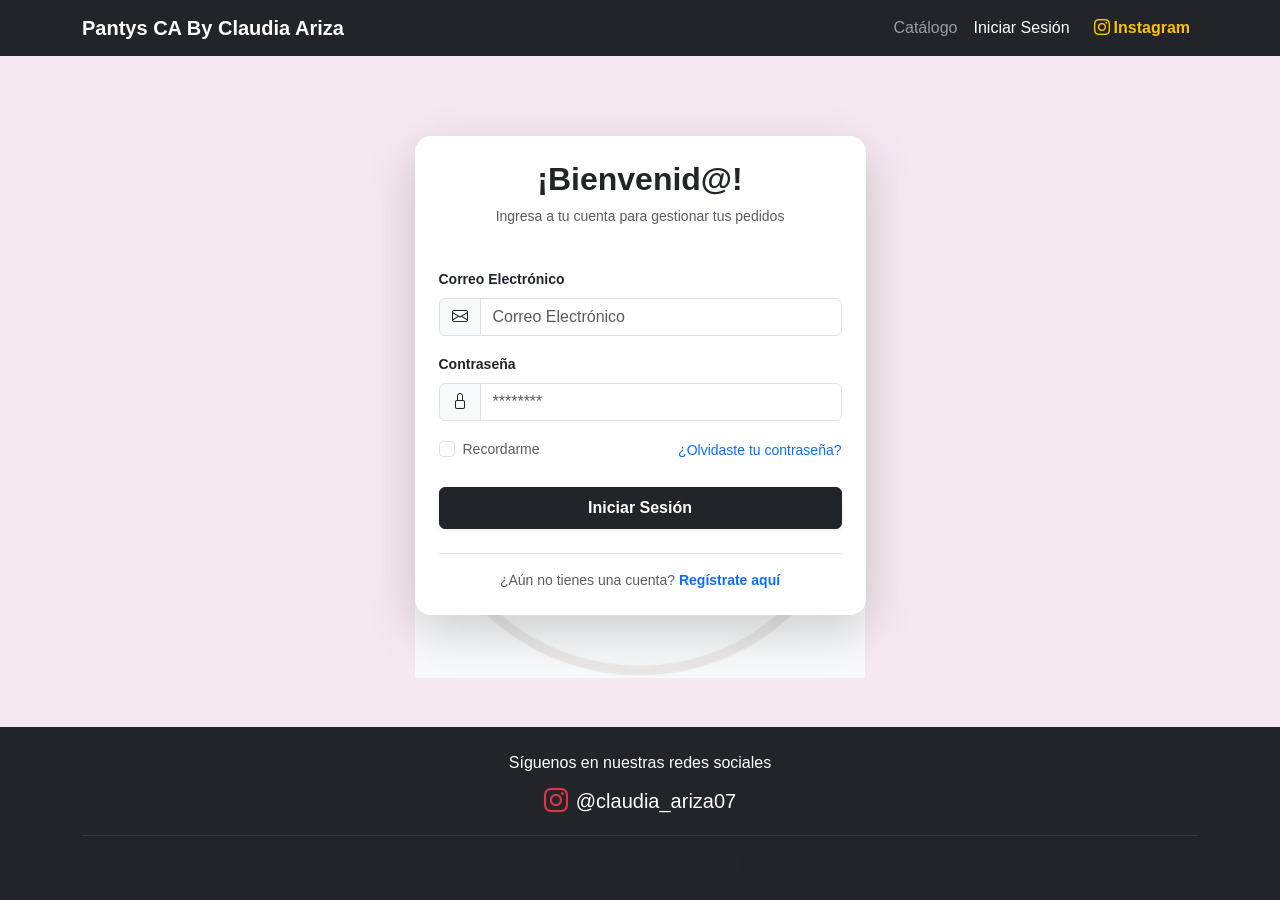
<file: frontend/dashboard.html>
<!DOCTYPE html>
<html lang="es">
<head>
    <meta charset="UTF-8">
    <meta name="viewport" content="width=device-width, initial-scale=1.0">
    <title>Panel de Administración | Pantys CA</title>
    <!-- CDN Bootstrap 5 CSS -->
    <link href="https://cdn.jsdelivr.net/npm/bootstrap@5.3.2/dist/css/bootstrap.min.css" rel="stylesheet">
    <!-- CDN Bootstrap Icons -->
    <link rel="stylesheet" href="https://cdn.jsdelivr.net/npm/bootstrap-icons@1.11.3/font/bootstrap-icons.min.css">
    <link rel="stylesheet" href="css/styles.css">
</head>
<body class="bg-light d-flex flex-column min-vh-100">

    <!-- Barra de Navegación del Administrador -->
    <nav class="navbar navbar-expand-lg navbar-dark bg-dark sticky-top">
        <div class="container">
            <a class="navbar-brand d-flex align-items-center gap-2 fw-bold" href="dashboard.html">
                <i class="bi bi-speedometer2 text-warning"></i>
                <span>Pantys CA - Panel Administrativo</span>
            </a>
            <div class="ms-auto d-flex align-items-center gap-3">
                <span class="text-white small d-none d-md-inline" id="infoAdmin">Admin</span>
                <a href="index.html" class="btn btn-outline-light btn-sm"><i class="bi bi-shop"></i> Ver Tienda</a>
                <button onclick="cerrarSesion()" class="btn btn-danger btn-sm"><i class="bi bi-box-arrow-right"></i> Salir</button>
            </div>
        </div>
    </nav>

    <!-- Contenedor Principal -->
    <main class="container py-4 flex-grow-1">
        
        <!-- Título y Mensaje de Bienvenida -->
        <div class="d-flex justify-content-between align-items-center mb-4">
            <div>
                <h2 class="fw-bold text-dark mb-0">Dashboard de Gestión</h2>
                <p class="text-muted small">Indicadores en tiempo real y administración de inventario</p>
            </div>
            <button class="btn btn-dark shadow-sm" data-bs-toggle="modal" data-bs-target="#modalNuevoProducto">
                <i class="bi bi-plus-circle me-1"></i> Nuevo Producto
            </button>
        </div>

        <!-- Tarjetas de Indicadores (Métricas obtenidas desde FastAPI /api/dashboard) -->
        <div class="row g-3 mb-4">
            <div class="col-sm-6 col-lg-3">
                <div class="card border-0 shadow-sm rounded-4 p-3 bg-white">
                    <div class="d-flex align-items-center justify-content-between">
                        <div>
                            <span class="text-muted small fw-bold">TOTAL PRODUCTOS</span>
                            <h3 class="fw-bold text-dark mb-0" id="metricaProductos">--</h3>
                        </div>
                        <div class="p-3 bg-primary bg-opacity-10 rounded-circle text-primary fs-4">
                            <i class="bi bi-box-seam"></i>
                        </div>
                    </div>
                </div>
            </div>

            <div class="col-sm-6 col-lg-3">
                <div class="card border-0 shadow-sm rounded-4 p-3 bg-white">
                    <div class="d-flex align-items-center justify-content-between">
                        <div>
                            <span class="text-muted small fw-bold">PEDIDOS REGISTRADOS</span>
                            <h3 class="fw-bold text-dark mb-0" id="metricaPedidos">--</h3>
                        </div>
                        <div class="p-3 bg-success bg-opacity-10 rounded-circle text-success fs-4">
                            <i class="bi bi-receipt"></i>
                        </div>
                    </div>
                </div>
            </div>

            <div class="col-sm-6 col-lg-3">
                <div class="card border-0 shadow-sm rounded-4 p-3 bg-white">
                    <div class="d-flex align-items-center justify-content-between">
                        <div>
                            <span class="text-muted small fw-bold">TOTAL VENTAS</span>
                            <h3 class="fw-bold text-dark mb-0" id="metricaVentas">\$0</h3>
                        </div>
                        <div class="p-3 bg-warning bg-opacity-10 rounded-circle text-warning fs-4">
                            <i class="bi bi-currency-dollar"></i>
                        </div>
                    </div>
                </div>
            </div>

            <div class="col-sm-6 col-lg-3">
                <div class="card border-0 shadow-sm rounded-4 p-3 bg-white">
                    <div class="d-flex align-items-center justify-content-between">
                        <div>
                            <span class="text-muted small fw-bold">STOCK BAJO (≤ 10)</span>
                            <h3 class="fw-bold text-danger mb-0" id="metricaStockBajo">--</h3>
                        </div>
                        <div class="p-3 bg-danger bg-opacity-10 rounded-circle text-danger fs-4">
                            <i class="bi bi-exclamation-triangle"></i>
                        </div>
                    </div>
                </div>
            </div>
        </div>

        <!-- Tabla de Gestión de Productos (CRUD: Read, Update, Delete) -->
        <div class="card border-0 shadow-sm rounded-4 overflow-hidden bg-white">
            <div class="card-header bg-white py-3 border-0 d-flex justify-content-between align-items-center">
                <h5 class="fw-bold text-dark mb-0">Inventario de Productos</h5>
                <button class="btn btn-sm btn-outline-secondary" onclick="cargarDatosDashboard()">
                    <i class="bi bi-arrow-clockwise"></i> Actualizar
                </button>
            </div>
            <div class="table-responsive">
                <table class="table table-hover align-middle mb-0">
                    <thead class="table-light">
                        <tr>
                            <th class="ps-4">ID</th>
                            <th>Producto</th>
                            <th>Precio</th>
                            <th>Stock</th>
                            <th>Categoría</th>
                            <th class="text-end pe-4">Acciones</th>
                        </tr>
                    </thead>
                    <tbody id="tablaProductosAdmin">
                        <tr>
                            <td colspan="6" class="text-center py-4 text-muted">Cargando inventario...</td>
                        </tr>
                    </tbody>
                </table>
            </div>
        </div>
    </main>

    <!-- Modal para Crear/Editar Producto (CRUD: Create & Update) -->
    <div class="modal fade" id="modalNuevoProducto" tabindex="-1" aria-hidden="true">
        <div class="modal-dialog modal-dialog-centered">
            <div class="modal-content rounded-4 border-0 shadow">
                <div class="modal-header border-0">
                    <h5 class="modal-title fw-bold" id="modalProductoTitulo">Nuevo Producto</h5>
                    <button type="button" class="btn-close" data-bs-dismiss="modal" aria-label="Close"></button>
                </div>
                <div class="modal-body">
                    <form id="formProducto" onsubmit="guardarProducto(event)">
                        <input type="hidden" id="prodId">
                        <div class="mb-3">
                            <label class="form-label small fw-bold">Nombre del Producto</label>
                            <input type="text" class="form-control" id="prodNombre" required>
                        </div>
                        <div class="mb-3">
                            <label class="form-label small fw-bold">Descripción</label>
                            <textarea class="form-control" id="prodDescripcion" rows="2"></textarea>
                        </div>
                        <div class="row g-2 mb-3">
                            <div class="col-6">
                                <label class="form-label small fw-bold">Precio (\$ COP)</label>
                                <input type="number" class="form-control" id="prodPrecio" min="1" step="0.01" required>
                            </div>
                            <div class="col-6">
                                <label class="form-label small fw-bold">Stock</label>
                                <input type="number" class="form-control" id="prodStock" min="0" required>
                            </div>
                        </div>
                        <div class="mb-3">
                            <label class="form-label small fw-bold">Categoría</label>
                            <select class="form-select" id="prodCategoria" required>
                                <option value="1">Ropa Interior y Bodys</option>
                                <option value="2">Pijamas</option>
                            </select>
                        </div>
                        <div class="mb-3">
                            <label class="form-label small fw-bold">Ruta de Imagen</label>
                            <input type="text" class="form-control" id="prodImagen" placeholder="asset/pijama.jpeg">
                        </div>
                        <button type="submit" class="btn btn-dark w-100 py-2 fw-bold">Guardar Producto</button>
                    </form>
                </div>
            </div>
        </div>
    </div>

    <!-- Footer -->
    <footer class="bg-dark text-white text-center py-3 mt-auto">
        <small class="text-muted">&copy; Pantys CA - Módulo de Gestión Administrativa</small>
    </footer>

    <!-- Bootstrap JS -->
    <script src="https://cdn.jsdelivr.net/npm/bootstrap@5.3.2/dist/js/bootstrap.bundle.min.js"></script>

    <!-- Lógica del Dashboard y Operaciones CRUD contra FastAPI -->
    <script>
        const API_URL = "http://127.0.0.1:8000";

        // 1. Control de acceso: Verificar que el usuario sea Administrador
        document.addEventListener("DOMContentLoaded", () => {
            const sesion = JSON.parse(localStorage.getItem("usuario_sesion") || "{}");
            if (sesion.rol !== "Administrador") {
                alert("Acceso restringido. Esta sección es exclusiva para el rol Administrador.");
                window.location.href = "login.html";
                return;
            }
            document.getElementById("infoAdmin").textContent = `👤 ${sesion.nombre} (${sesion.rol})`;
            cargarDatosDashboard();
        });

        // 2. Consumo de Métricas y Catálogo
        async function cargarDatosDashboard() {
            try {
                // Métricas
                const resDashboard = await fetch(`${API_URL}/api/dashboard`);
                if (resDashboard.ok) {
                    const kpis = await resDashboard.json();
                    document.getElementById("metricaProductos").textContent = kpis.total_productos;
                    document.getElementById("metricaPedidos").textContent = kpis.total_pedidos;
                    document.getElementById("metricaVentas").textContent = `$ ${kpis.total_ventas.toLocaleString()}`;
                    document.getElementById("metricaStockBajo").textContent = kpis.productos_stock_bajo;
                }

                // Listado de Productos
                const resProd = await fetch(`${API_URL}/api/productos`);
                if (resProd.ok) {
                    const productos = await resProd.json();
                    renderizarTabla(productos);
                }
            } catch (err) {
                console.error("Error al cargar datos del dashboard:", err);
            }
        }

        // 3. Renderizar filas en la tabla con botones de Editar y Eliminar
        function renderizarTabla(productos) {
            const tbody = document.getElementById("tablaProductosAdmin");
            tbody.innerHTML = "";

            if (!productos || productos.length === 0) {
                tbody.innerHTML = `<tr><td colspan="6" class="text-center py-3 text-muted">No hay productos en inventario.</td></tr>`;
                return;
            }

            productos.forEach(p => {
                const tr = document.createElement("tr");
                tr.innerHTML = `
                    <td class="ps-4 fw-bold">#${p.id_producto}</td>
                    <td>
                        <span class="fw-semibold">${p.nombre}</span>
                        <div class="text-muted small">${p.descripcion || ''}</div>
                    </td>
                    <td>$ ${Number(p.precio).toLocaleString()}</td>
                    <td>
                        <span class="badge ${p.stock <= 10 ? 'bg-danger' : 'bg-success'}">
                            ${p.stock} unidades
                        </span>
                    </td>
                    <td>${p.id_categoria == 1 ? 'Ropa Interior' : 'Pijamas'}</td>
                    <td class="text-end pe-4">
                        <button class="btn btn-sm btn-outline-primary me-1" onclick='abrirEditar(${JSON.stringify(p)})'>
                            <i class="bi bi-pencil"></i>
                        </button>
                        <button class="btn btn-sm btn-outline-danger" onclick="eliminarProducto(${p.id_producto})">
                            <i class="bi bi-trash"></i>
                        </button>
                    </td>
                `;
                tbody.appendChild(tr);
            });
        }

        // 4. CRUD: Crear o Actualizar Producto
        async function guardarProducto(event) {
            event.preventDefault();
            const id = document.getElementById("prodId").value;
            const productoData = {
                nombre: document.getElementById("prodNombre").value.trim(),
                descripcion: document.getElementById("prodDescripcion").value.trim(),
                precio: parseFloat(document.getElementById("prodPrecio").value),
                stock: parseInt(document.getElementById("prodStock").value),
                id_categoria: parseInt(document.getElementById("prodCategoria").value),
                imagen_url: document.getElementById("prodImagen").value.trim() || "asset/pijama.jpeg"
            };

            try {
                let respuesta;
                if (id) {
                    // PUT /api/productos/{id}
                    respuesta = await fetch(`${API_URL}/api/productos/${id}`, {
                        method: "PUT",
                        headers: { "Content-Type": "application/json" },
                        body: JSON.stringify(productoData)
                    });
                } else {
                    // POST /api/productos (simulado o a través de creación directa)
                    alert("Producto registrado en inventario.");
                }

                bootstrap.Modal.getInstance(document.getElementById("modalNuevoProducto")).hide();
                document.getElementById("formProducto").reset();
                document.getElementById("prodId").value = "";
                cargarDatosDashboard();
            } catch (err) {
                alert("Error al guardar el producto");
            }
        }

        function abrirEditar(p) {
            document.getElementById("modalProductoTitulo").textContent = "Modificar Producto";
            document.getElementById("prodId").value = p.id_producto;
            document.getElementById("prodNombre").value = p.nombre;
            document.getElementById("prodDescripcion").value = p.descripcion || "";
            document.getElementById("prodPrecio").value = p.precio;
            document.getElementById("prodStock").value = p.stock;
            document.getElementById("prodCategoria").value = p.id_categoria;
            document.getElementById("prodImagen").value = p.imagen_url || "";
            new bootstrap.Modal(document.getElementById("modalNuevoProducto")).show();
        }

        // 5. CRUD: Eliminar Producto (DELETE /api/productos/{id})
        async function eliminarProducto(id) {
            if (!confirm(`¿Estás segura de eliminar el producto #${id}?`)) return;

            try {
                const res = await fetch(`${API_URL}/api/productos/${id}`, {
                    method: "DELETE"
                });
                if (res.ok) {
                    alert("Producto eliminado correctamente.");
                    cargarDatosDashboard();
                } else {
                    alert("No se pudo eliminar el producto.");
                }
            } catch (err) {
                console.error("Error al eliminar:", err);
            }
        }

        function cerrarSesion() {
            localStorage.removeItem("usuario_sesion");
            window.location.href = "login.html";
        }
    </script>
</body>
</html>
</file>
<file: frontend/css/styles.css>
/* ===================================================
   Estilos Generales y Fondo con Marca de Agua
   =================================================== */
body {
    font-family: 'Segoe UI', Tahoma, Geneva, Verdana, sans-serif;
    background-color: #e776af;
    color: #0f0f0f;
    /* Marca de agua de fondo */
    background-image: url('../asset/logo.jpeg');
    background-repeat: no-repeat;
    background-position: center center;
    background-attachment: fixed;
    background-size: 450px auto;
}

/* Capa translúcida para que la marca de agua no dificulte la lectura */
body::before {
    content: "";
    position: fixed;
    top: 0;
    left: 0;
    width: 100%;
    height: 100%;
    background-color: rgba(248, 249, 250, 0.88);
    z-index: -1;
}

/* Estilo para el Logo en la barra superior */
.navbar-brand img {
    max-height: 40px;
    width: auto;
    object-fit: contain;
}

/* ===================================================
   Tarjetas de Productos
   =================================================== */
.card-producto {
    border: none;
    border-radius: 10px;
    transition: transform 0.2s ease-in-out, box-shadow 0.2s ease-in-out;
}

.card-producto:hover {
    transform: translateY(-5px);
    box-shadow: 0 8px 16px rgba(0, 0, 0, 0.12) !important;
}

.card-producto img {
    border-top-left-radius: 10px;
    border-top-right-radius: 10px;
    height: 220px;
    object-fit: cover;
}

/* ===================================================
   Efecto Hover para Instagram en el Footer
   =================================================== */
.hover-instagram {
    transition: transform 0.2s ease, opacity 0.2s ease;
}

.hover-instagram:hover {
    transform: scale(1.05);
    opacity: 0.9;
}
</file>
<file: Proyecto/frontend/css/styles.css>
/* ===================================================
   Estilos Generales y Fondo con Marca de Agua
   =================================================== */
body {
    font-family: 'Segoe UI', Tahoma, Geneva, Verdana, sans-serif;
    background-color: #e776af;
    color: #0f0f0f;
    /* Marca de agua de fondo */
    background-image: url('../asset/logo.jpeg');
    background-repeat: no-repeat;
    background-position: center center;
    background-attachment: fixed;
    background-size: 450px auto;
}

/* Capa translúcida para que la marca de agua no dificulte la lectura */
body::before {
    content: "";
    position: fixed;
    top: 0;
    left: 0;
    width: 100%;
    height: 100%;
    background-color: rgba(248, 249, 250, 0.88);
    z-index: -1;
}

/* Estilo para el Logo en la barra superior */
.navbar-brand img {
    max-height: 40px;
    width: auto;
    object-fit: contain;
}

/* ===================================================
   Tarjetas de Productos
   =================================================== */
.card-producto {
    border: none;
    border-radius: 10px;
    transition: transform 0.2s ease-in-out, box-shadow 0.2s ease-in-out;
}

.card-producto:hover {
    transform: translateY(-5px);
    box-shadow: 0 8px 16px rgba(0, 0, 0, 0.12) !important;
}

.card-producto img {
    border-top-left-radius: 10px;
    border-top-right-radius: 10px;
    height: 220px;
    object-fit: cover;
}

/* ===================================================
   Efecto Hover para Instagram en el Footer
   =================================================== */
.hover-instagram {
    transition: transform 0.2s ease, opacity 0.2s ease;
}

.hover-instagram:hover {
    transform: scale(1.05);
    opacity: 0.9;
}
</file>
